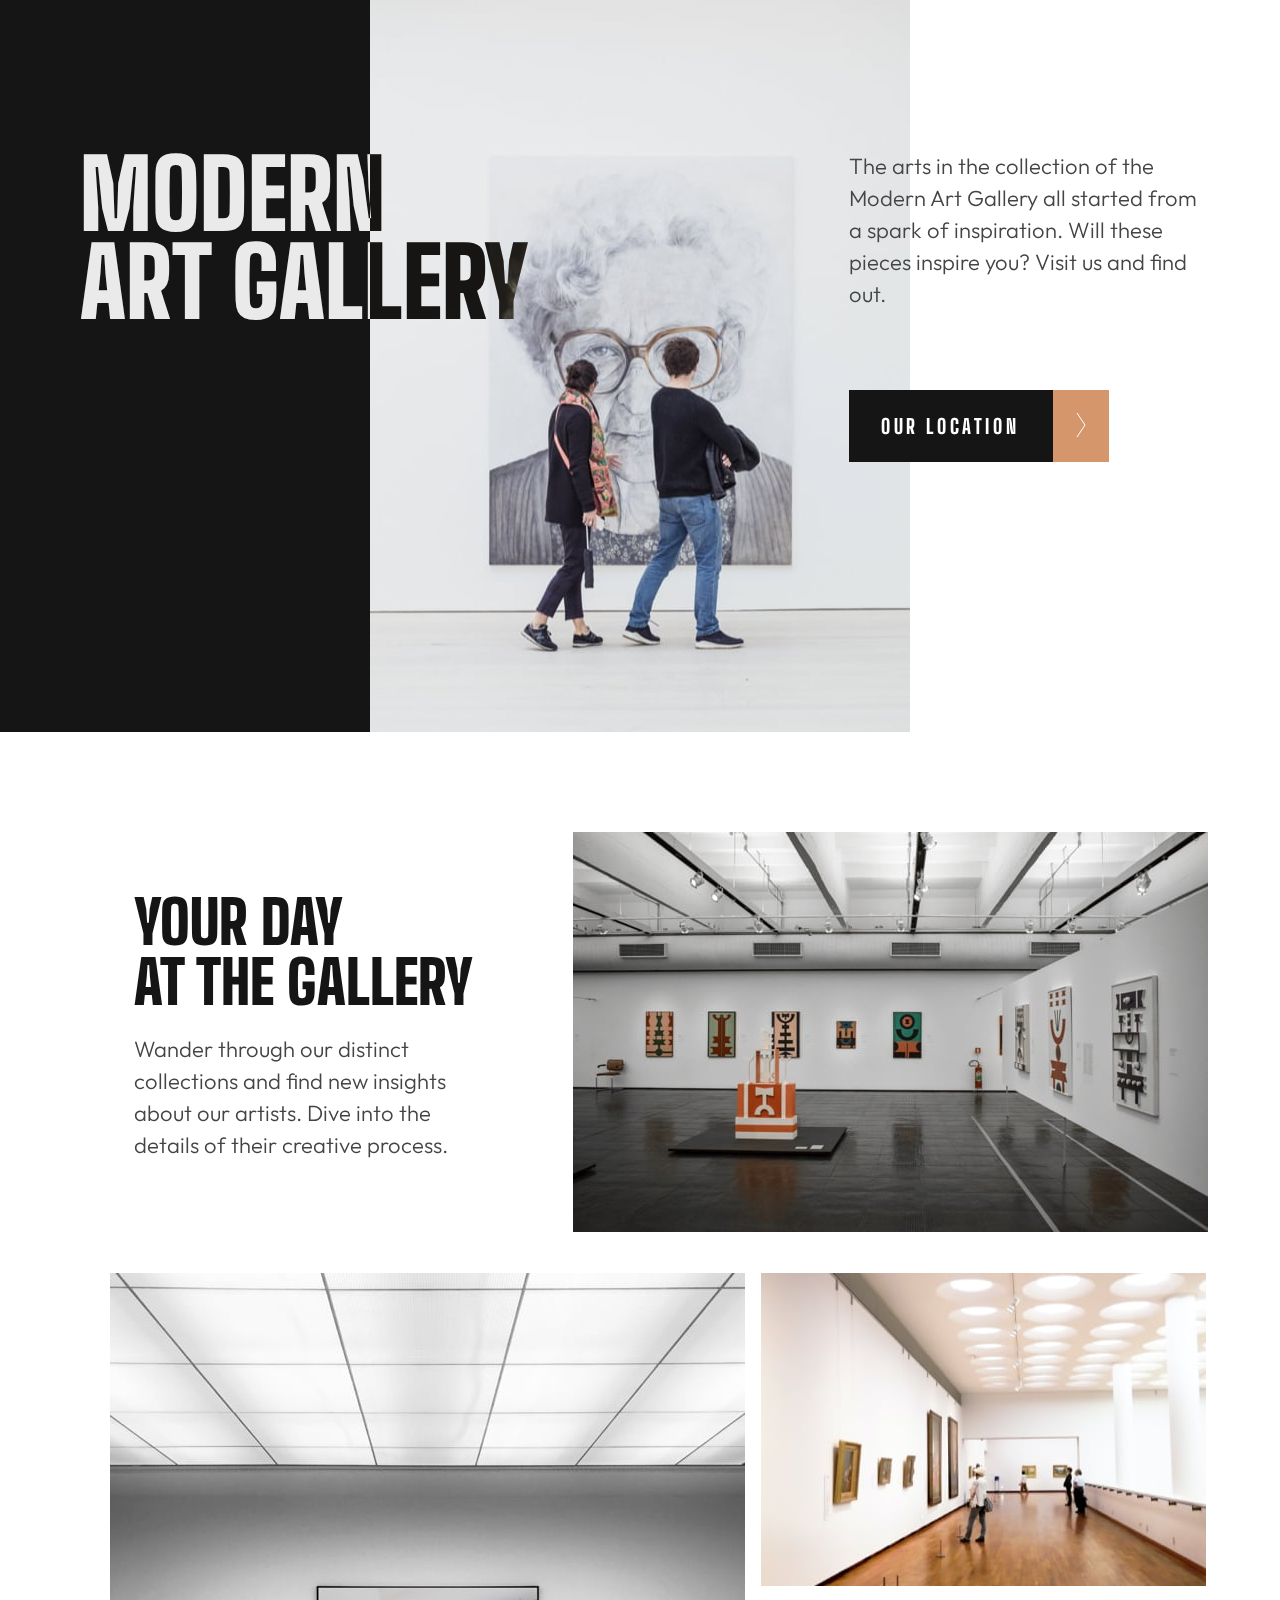
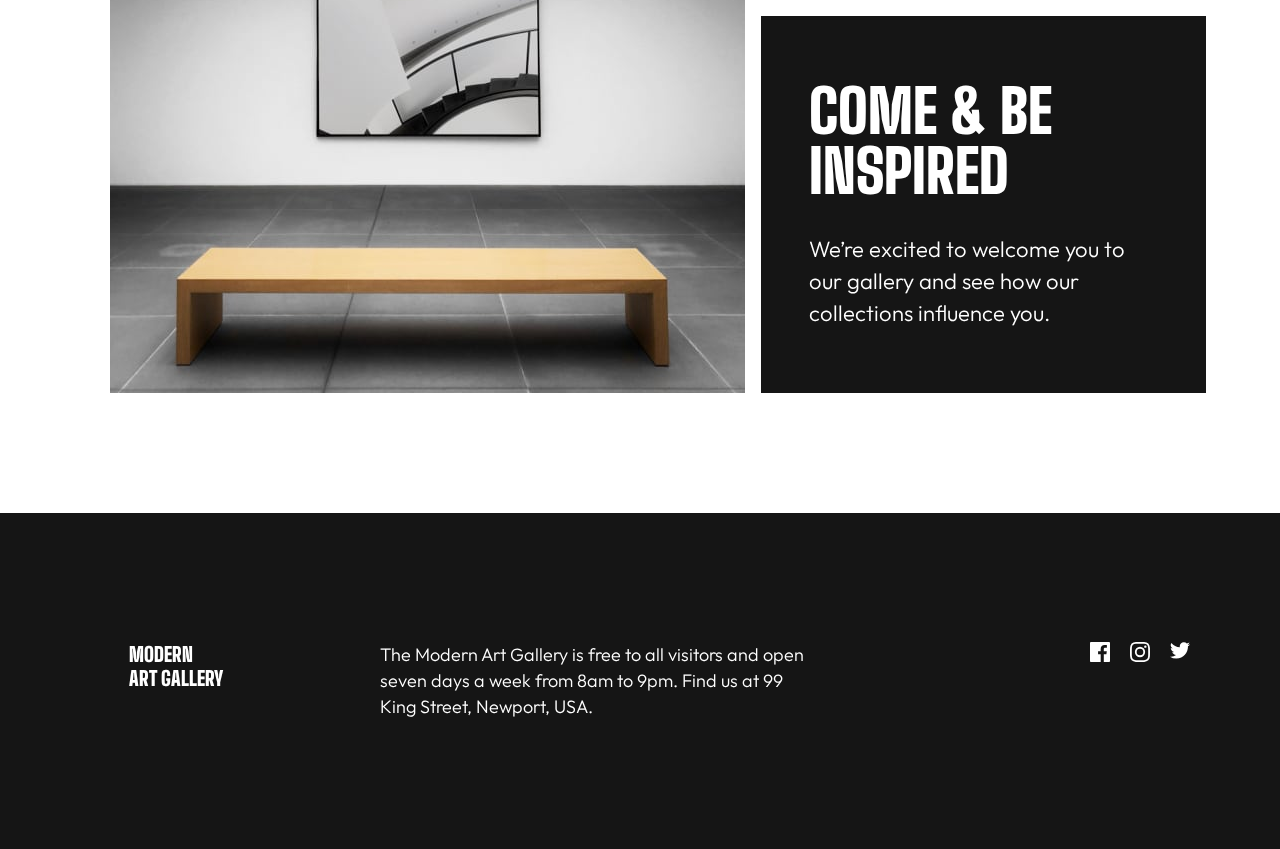
<file: index.html>
<!DOCTYPE html>
<html lang="en">
  <head>
    <meta charset="UTF-8" />
    <meta http-equiv="X-UA-Compatible" content="IE=edge" />
    <meta name="viewport" content="width=device-width, initial-scale=1.0" />

    <link rel="stylesheet" href="style.css" />

    <link rel="shortcut icon" href="img/favicon-32x32.png" />

    <link rel="preconnect" href="https://fonts.googleapis.com" />
    <link rel="preconnect" href="https://fonts.gstatic.com" crossorigin />
    <link 
      href="https://fonts.googleapis.com/css2?family=Big+Shoulders+Display:wght@800;900&display=swap"
      rel="stylesheet"
    />
    <link
      href="https://fonts.googleapis.com/css2?family=Outfit:wght@300&display=swap"
      rel="stylesheet"
    />

    <title>Art gallery</title>
  </head>
  <body>
    <div class="container">
      <div class="header-container">
        <header class="header">
          <img class="hero-img" src="img/mobile/image-hero.jpg" alt="" />
          <h1 class="heading-primary">MODERN ART GALLERY</h1>
          <p class="gallery-description">
            The arts in the collection of the Modern Art Gallery all started from
            a spark of inspiration. Will these pieces inspire you? Visit us and
            find out.
        </p>
        <div class="map">
          <h2 class="location">OUR LOCATION</h2>
          <button class="btn-location">
          <a href="location.html">
            <img
              class="location-icon"
              src="img/icons/icon-arrow-right.svg"
              alt=""
            />
          </button>
          </a>
        </div>
      </header>
    </div>

      <section class="section-gallery">
        <div class="art-gallery">
        <div class="grid-1">
          <img class="first-img" src="img/mobile/image-grid-1.jpg" alt="" />
        </div>
          <div class="description-box">
          <h1 class="heading-secondary">
            Your Day <br />
            at the Gallery
          </h1>
          <p class="art-gallery-description">
            Wander through our distinct collections and find new insights about
            our artists. Dive into the details of their creative process.
          </p>
        </div>
        <div class="grid-2">
          <img class="second-img" src="img/mobile/image-grid-2.jpg" alt="" />
        </div>
        <div class="grid-3">
          <img class="third-img" src="img/mobile/image-grid-3.jpg" alt="" />
          </div>
          <div class="text-box">
            <h1 class="heading-tertiary">COME & BE INSPIRED</h1>
            <p class="welcome-text">
              We’re excited to welcome you to our gallery and see how our
              collections influence you.
            </p>
          </div>
        </div>
      </section>
    </div>
    <footer class="footer">
      <div class="footer-box">
        <h1 class="footer-header">modern<br />art gallery</h1>
        <p class="gallery-details">
          The Modern Art Gallery is free to all visitors and open seven days a
          week from 8am to 9pm. Find us at 99 King Street, Newport, USA.
        </p>
        <ul class="social-links">
          <li>
            <a class="footer-link" href="#">
            <img src="img/icons/icon-facebook.svg" alt=""/>
          </a>
          </li>
          <li>
            <a class="footer-link" href="#">
              <img src="img/icons/icon-instagram.svg" alt=""/>
          </a>
          </li>
          <li>
            <a class="footer-link" href="#">
              <img src="img/icons/icon-twitter.svg" alt=""/>
          </a>
          </li>
        </ul>
      </div>
    </footer>
  </body>
</html
</file>
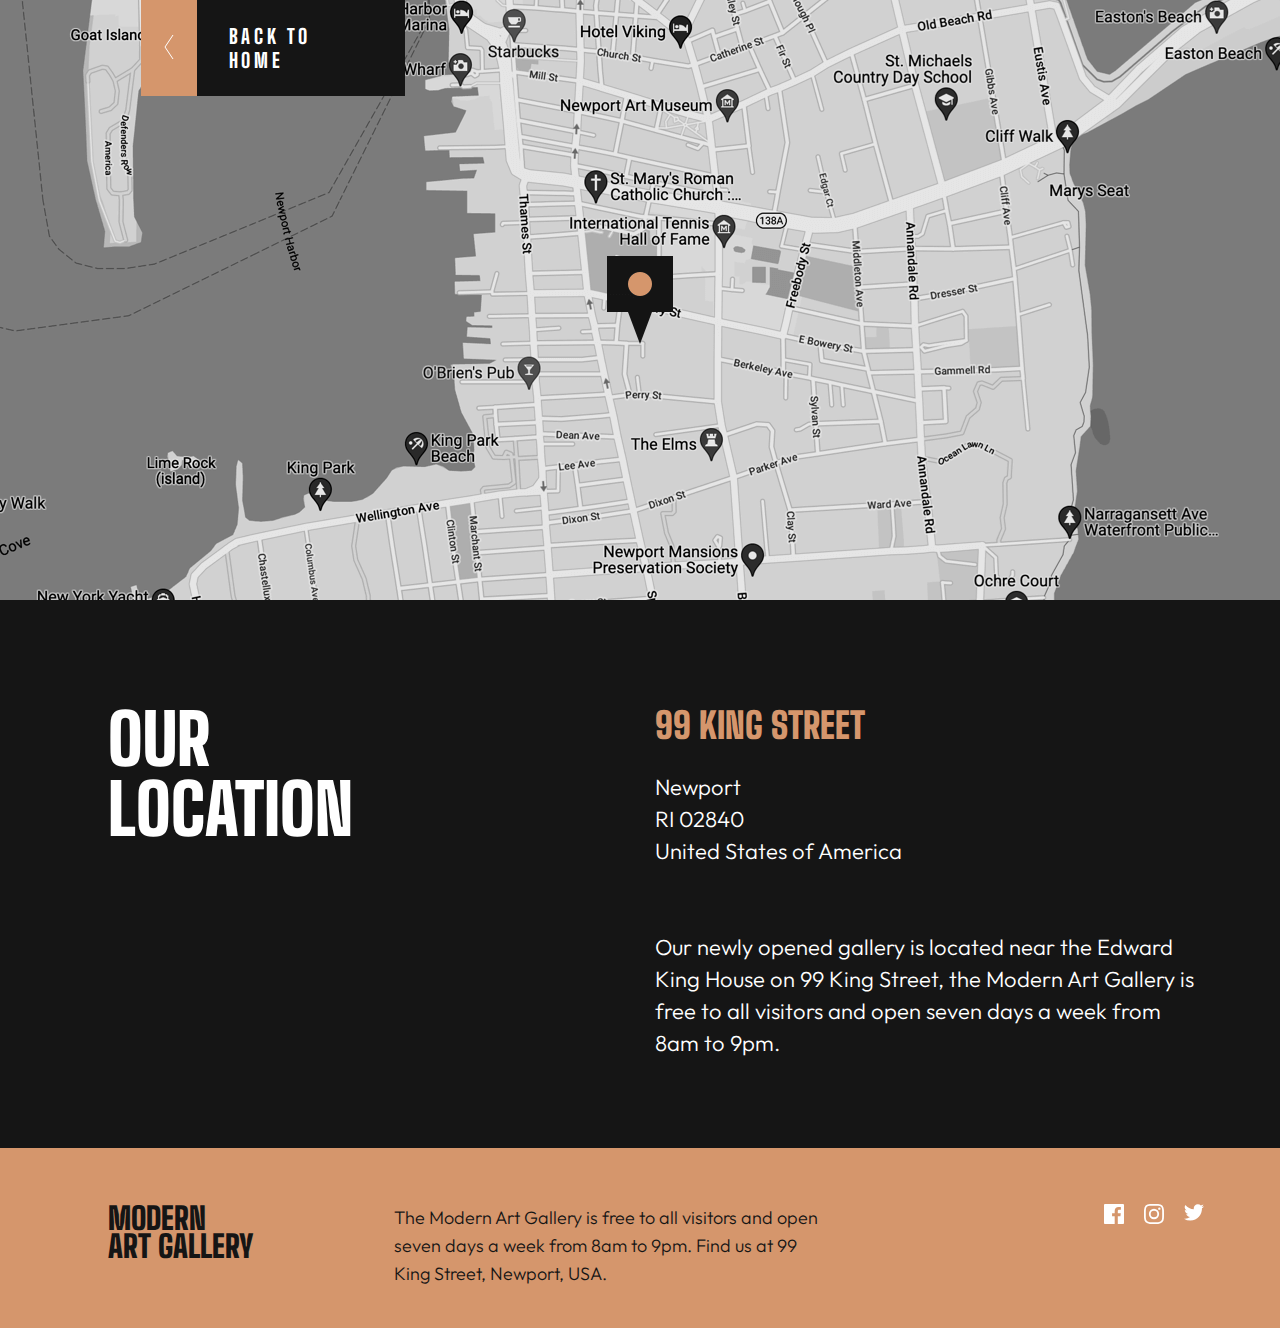
<file: location.html>
<!DOCTYPE html>
<html lang="en">
  <head>
    <meta charset="UTF-8" />
    <meta http-equiv="X-UA-Compatible" content="IE=edge" />
    <meta name="viewport" content="width=device-width, initial-scale=1.0" />

    <link rel="stylesheet" href="style.css" />

    <link rel="shortcut icon" href="img/favicon-32x32.png" />

    <link rel="preconnect" href="https://fonts.googleapis.com" />
    <link rel="preconnect" href="https://fonts.gstatic.com" crossorigin />
    <link
      href="https://fonts.googleapis.com/css2?family=Big+Shoulders+Display:wght@800;900&display=swap"
      rel="stylesheet"
    />
    <link
      href="https://fonts.googleapis.com/css2?family=Outfit:wght@300&display=swap"
      rel="stylesheet"
    />

    <title>Art gallery</title>
  </head>
  <body>
    <div class="location-container">
    <div class="location-box">
      <div class="map-box">
        <button class="btn-location">
          <a href="index.html">
            <img
              class="location-icon"
              src="img/icons/icon-arrow-left.svg"
              alt=""
            />
          </a>
        </button>
        <div>
          <h2 class="location">BACK TO HOME</h2>
        </div>
      </div>
    </div>
    <div class="address-box">
      <h1 class="heading-secondary heading-secondary--outline">OUR LOCATION</h1>
      <div class="back-map">
      <h2 class="address">99 King Street</h2>
      <p class="address-description address-description--outline">
        Newport <br />
        RI 02840 <br />
        United States of America
      </p>
      <p class="address-description">
        Our newly opened gallery is located near the Edward King House on 99
        King Street, the Modern Art Gallery is free to all visitors and open
        seven days a week from 8am to 9pm.
      </p>
    </div>
    </div>
  </body>
  <div class="footer-container">
    <div class="location-footer">
      <div>
        <h1 class="footer-header-secondary">
          MODERN <br />
          ART GALLERY
        </h1>
      </div>
      <p class="footer-description">
        The Modern Art Gallery is free to all visitors and open seven days a
        week from 8am to 9pm. Find us at 99 King Street, Newport, USA.
      </p>
      <ul class="social-links social-links--outline">
        <li>
          <a class="footer-link" href="#">
            <img class="" src="img/icons/icon-facebook.svg" alt="" />
          </a>
        </li>
        <li>
          <a class="footer-link" href="#">
            <img class="" src="img/icons/icon-instagram.svg" alt="" />
          </a>
        </li>
        <li>
          <a class="footer-link" href="#">
            <img class="" src="img/icons/icon-twitter.svg" alt="" />
          </a>
        </li>
      </ul>
    </div>
  </div>
</div>
</html>
</file>
<file: style.css>
* {
  padding: 0;
  margin: 0;
  box-sizing: border-box;
}

html {
  font-size: 62.5%;
}

body {
  font-family: "Big Shoulders Display", cursive;
}

.container {
  margin-left: 1.6rem;
  width: 34.3rem;
}

.container:first-child .hero-img {
  margin-left: -1.6rem;
}

.header {
  display: grid;
  grid-template-columns: 1fr;
  gap: 3.2rem;
}

.heading-primary {
  font-size: 6rem;
  line-height: 5.5rem;
}

.gallery-description {
  width: 34.3rem;
  line-height: 2.8rem;
  color: #444444;
}

.map {
  display: grid;
  grid-template-columns: 20.4rem 5.6rem;
  height: 7.2rem;
  margin-bottom: 12rem;
}

.location {
  font-size: 2rem;
  font-weight: 800;
  background-color: #151515;
  letter-spacing: 0.36rem;
  padding: 2.4rem 3.2rem;
}

.btn-location {
  background-color: #d5966c;
  border: 2px solid #d5966c;
}

.art-gallery {
  display: grid;
  grid-template-columns: 1fr;
}

.first-img {
  margin-bottom: 2.5rem;
}

.heading-secondary {
  color: #151515;
  text-transform: uppercase;
  margin-bottom: 2.1rem;
}

.art-gallery-description {
  color: #444444;
  margin-bottom: 3.2rem;
}

.second-img,
.third-img {
  margin-bottom: 1.6rem;
}

.text-box {
  background-color: #151515;
  height: 29.3rem;
  margin-bottom: 12rem;
}

.heading-tertiary {
  margin-top: 4.8rem;
  margin-left: 2.4rem;
}

.welcome-text {
  line-height: 2.8rem;
  padding: 2.4rem;
}

.footer {
  margin: 0 auto;
  background-color: #151515;
  height: 33.6rem;
  width: 37.5rem;
}

.footer-box {
  display: flex;
  flex-direction: column;
  gap: 3.8rem;
  margin-left: 3.2rem;
}

.footer-header {
  font-size: 2rem;
  text-transform: uppercase;
  margin-top: 4.8rem;
}

.gallery-details {
  line-height: 2.6rem;
  width: 31.1rem;
}

.social-links {
  display: flex;
  gap: 2rem;
  list-style: none;
}

.heading-primary,
.heading-secondary,
.heading-tertiary,
.footer-header,
.address,
.footer-header-secondary {
  font-weight: 900;
}

.gallery-description,
.art-gallery-description,
.gallery-details,
.welcome-text,
.address-description,
.footer-description {
  font-family: "Outfit", sans-serif;
  font-weight: 300;
}

.location,
.heading-tertiary,
.welcome-text,
.footer-header,
.gallery-details {
  color: #ffffff;
}

.heading-secondary,
.heading-tertiary {
  font-size: 5rem;
  line-height: 4.5rem;
}

.gallery-description,
.art-gallery-description,
.welcome-text,
.address-description {
  font-size: 1.8rem;
}

.gallery-details,
.footer-description {
  font-size: 1.6rem;
}

/* Location.html */
.location-box {
  background-image: url(img/mobile/image-map.png);
  background-repeat: no-repeat;
  height: 55rem;
  width: 100vw;
  background-size: cover;
  background-position: center;
}

.map-box {
  display: grid;
  grid-template-columns: 5.6rem 20.8rem;
}

.address-box {
  background-color: #151515;
  color: #ffffff;
  height: 49.3rem;
  padding-top: 4.8rem;
  padding-left: 1.6rem;
}

.address {
  color: #d5966c;
  font-size: 3.2rem;
  text-transform: uppercase;
  margin-bottom: 2rem;
}

.heading-secondary--outline {
  color: #ffffff;
  margin-bottom: 4.8rem;
}

.footer-container {
  background-color: #d5966c;
}

.address-description {
  line-height: 2.8rem;
  width: 34.3rem;
  margin-bottom: 5.6rem;
}

.address-description--outline {
  margin-bottom: 2rem;
}

.footer-header-secondary {
  color: #151515;
  font-size: 2rem;
  padding-top: 4.8rem;
  padding-left: 3.2rem;
}

.footer-description {
  color: #151515;
  line-height: 2.6rem;
  padding-top: 3.8rem;
  padding-left: 3.2rem;
  margin-bottom: 4rem;
  width: 34.1rem;
  height: 12.4rem;
}

.social-links--outline {
  padding-top: 3.8rem;
  padding-left: 3.2rem;
  padding-bottom: 4.8rem;
}

/*  376px*/
@media (min-width: 23.5em) {
  .container,
  .location-container {
    margin: 0 auto;
  }
}

/* 768px */
@media (min-width: 48em) {
  .container:first-child .hero-img {
    display: none;
  }

  .container {
    display: flex;
    flex-direction: column;
    justify-content: center;
    align-items: center;
  }

  .header-container {
    background-image: url(img/tablet/image-hero.jpg);
    background-repeat: no-repeat;
    width: 76.8rem;
  }

  .header {
    padding: 15rem 39rem;
    gap: 4.8rem;
    margin: 0 2rem;
  }

  .heading-primary {
    font-size: 7rem;
    line-height: 6.5rem;
  }

  .gallery-description {
    width: 33.9rem;
    height: 11.2rem;
  }

  .section-gallery {
    display: flex;
    justify-content: center;
  }

  .art-gallery {
    grid-template-columns: 23.4rem 17.8rem 28rem;
  }

  .description-box {
    grid-column: 1 / 2;
    grid-row: 1 / 2;
  }

  .text-box {
    grid-column: -2 / -1;
    grid-row: 3 / 4;
  }

  .description-box {
    margin-top: 3.4rem;
  }

  .first-img,
  .second-img,
  .third-img {
    display: none;
  }

  .grid-1,
  .grid-2,
  .grid-3 {
    background-repeat: no-repeat;
  }

  .grid-1,
  .grid-2 {
    width: 39.8rem;
  }

  .grid-3,
  .text-box {
    width: 28rem;
  }

  .grid-1 {
    background-image: url(img/tablet/image-grid-1.jpg);
    height: 40rem;
    margin-left: 6rem;
    margin-bottom: 1.1rem;
  }

  .grid-2 {
    background-image: url(img/tablet/image-grid-2.jpg);
    grid-row: 2 / 4;
    grid-column: 2 / 3;
    justify-self: right;
    margin-right: 1.1rem;
    height: 72rem;
  }

  .grid-3 {
    background-image: url(img/tablet/image-grid-3.jpg);
    height: 31.3rem;
    grid-column: 3 / 4;
    grid-row: 2 / 3;
    justify-self: flex-end;
    margin-bottom: 1.1rem;
  }

  .text-box {
    height: 39.6rem;
    justify-self: flex-end;
  }

  .footer {
    width: 103%;
    display: flex;
    justify-content: center;
    align-items: center;
  }

  .footer-box {
    display: flex;
    flex-direction: row;
    gap: 0;
    margin-left: 0;
  }

  .footer-header {
    width: 11.05rem;
    height: 4rem;
    margin-top: 0;
  }
  .gallery-details {
    width: 28.1rem;
    margin-left: 6.495rem;
  }
  .social-links {
    margin-left: 13.3rem;
  }

  .location-container {
    width: 100%;
  }

  .location-box {
    background-image: none;
    width: 100vw;
    background-image: url(img/tablet/image-map.png);
    background-repeat: no-repeat;
    background-position: center;
    height: 60rem;
    background-size: cover;
  }

  .address-box {
    display: grid;
    grid-template-columns: 22.3rem 43.8rem;
    gap: 6.8rem;
    height: 43.6rem;
    justify-content: center;
  }

  .heading-secondary--outline {
    margin: 0rem 2.3rem;
  }

  .address-description {
    padding: 0;
    width: 39.8rem;
  }

  .location-footer {
    display: flex;
    flex-direction: row;
    justify-content: center;
  }

  .social-links--outline {
    padding-left: 0;
  }

  .footer-description {
    padding-left: 6.495rem;
  }

  .social-links--outline,
  .footer-header-secondary,
  .footer-description {
    padding-top: 0;
  }

  .footer-container {
    padding-top: 5.6rem;
  }

  .map-box {
    position: absolute;
    left: 5.0781vw;
    top: 0;
  }
}

/* 1144px */
@media (min-width: 71.5em) {
  .header-container {
    background-image: none;
    background-image: url(img/desktop/image-hero.jpg);
    margin-bottom: 10rem;
    width: 99rem;
    background-color: #151515;
    background-position: right;
    margin-left: -45rem;
  }

  .header {
    grid-template-columns: 1fr 1fr;
    column-gap: 31.5rem;
    row-gap: 6.4rem;
    padding: 15rem 0rem;
    margin: 0 16rem;
  }

  .heading-primary {
    font-size: 9.6rem;
    line-height: 8.8rem;
    width: 45.4rem;
    color: #ffffff;
    mix-blend-mode: difference;
  }

  .map {
    grid-column: 2 / 3;
  }

  .gallery-details,
  .footer-description {
    font-size: 1.8rem;
  }

  .gallery-description,
  .welcome-text,
  .art-gallery-description,
  .address-description--outline,
  .address-description {
    font-size: 2.2rem;
  }

  .heading-secondary,
  .heading-tertiary {
    font-size: 6rem;
    height: 12rem;
    line-height: 6rem;
  }

  .gallery-description,
  .welcome-text,
  .art-gallery-description,
  .address-description--outline,
  .address-description {
    line-height: 3.2rem;
  }

  .footer-header-secondary,
  .footer-description {
    line-height: 2.8rem;
  }

  .gallery-description,
  .heading-tertiary,
  .welcome-text,
  .description-box {
    width: 35rem;
  }

  .gallery-details,
  .footer-description {
    width: 43rem;
  }

  .art-gallery {
    grid-template-columns: 25.4rem 7.8rem 68rem;
  }

  .grid-1,
  .grid-2 {
    width: 63.5rem;
  }
  .grid-1 {
    background-image: none;
    background-image: url(img/desktop/image-grid-1.jpg);
    margin-left: 18.5rem;
  }
  .grid-2 {
    background-image: none;
    background-image: url(img/desktop/image-grid-2.jpg);
    justify-self: center;
    margin-right: 0;
    margin-top: 3rem;
  }
  .grid-3 {
    background-image: none;
    background-image: url(img/desktop/image-grid-3.jpg);
    margin-top: 3rem;
    margin-bottom: 3rem;
  }

  .grid-3,
  .text-box {
    width: 44.5rem;
    margin-right: -6rem;
  }

  .text-box {
    height: 37.7rem;
  }

  .heading-tertiary {
    margin-top: 6.5rem;
    margin-bottom: 3.2rem;
    margin-left: 4.8rem;
  }

  .welcome-text {
    padding: 0;
    margin-left: 4.8rem;
  }

  .description-box {
    margin-top: 6rem;
  }

  .gallery-details {
    margin-left: 14.043rem;
  }
  .social-links {
    margin-left: 28rem;
  }

  .location-box {
    background-image: none;
    background-image: url(img/desktop/image-map.png);
  }

  .map-box {
    left: 11vw;
  }

  .address-box {
    grid-template-columns: 35rem 54rem;
    gap: 22rem;
    padding-top: 10.4rem;
    padding-left: 0rem;
    height: 54.8rem;
  }

  .address {
    font-size: 3.6rem;
    margin-bottom: 2.4rem;
  }

  .address-description--outline {
    margin-bottom: 3.2rem;
  }

  .address-description {
    width: 54rem;
    height: 12.8rem;
  }

  .heading-secondary--outline {
    font-size: 7rem;
    line-height: 7rem;
    height: 14rem;
  }

  .footer-header-secondary {
    margin-right: 14.043rem;
    font-size: 3.1rem;
  }

  .footer-description {
    height: 8.4rem;
    padding-left: 0;
  }
}
</file>
